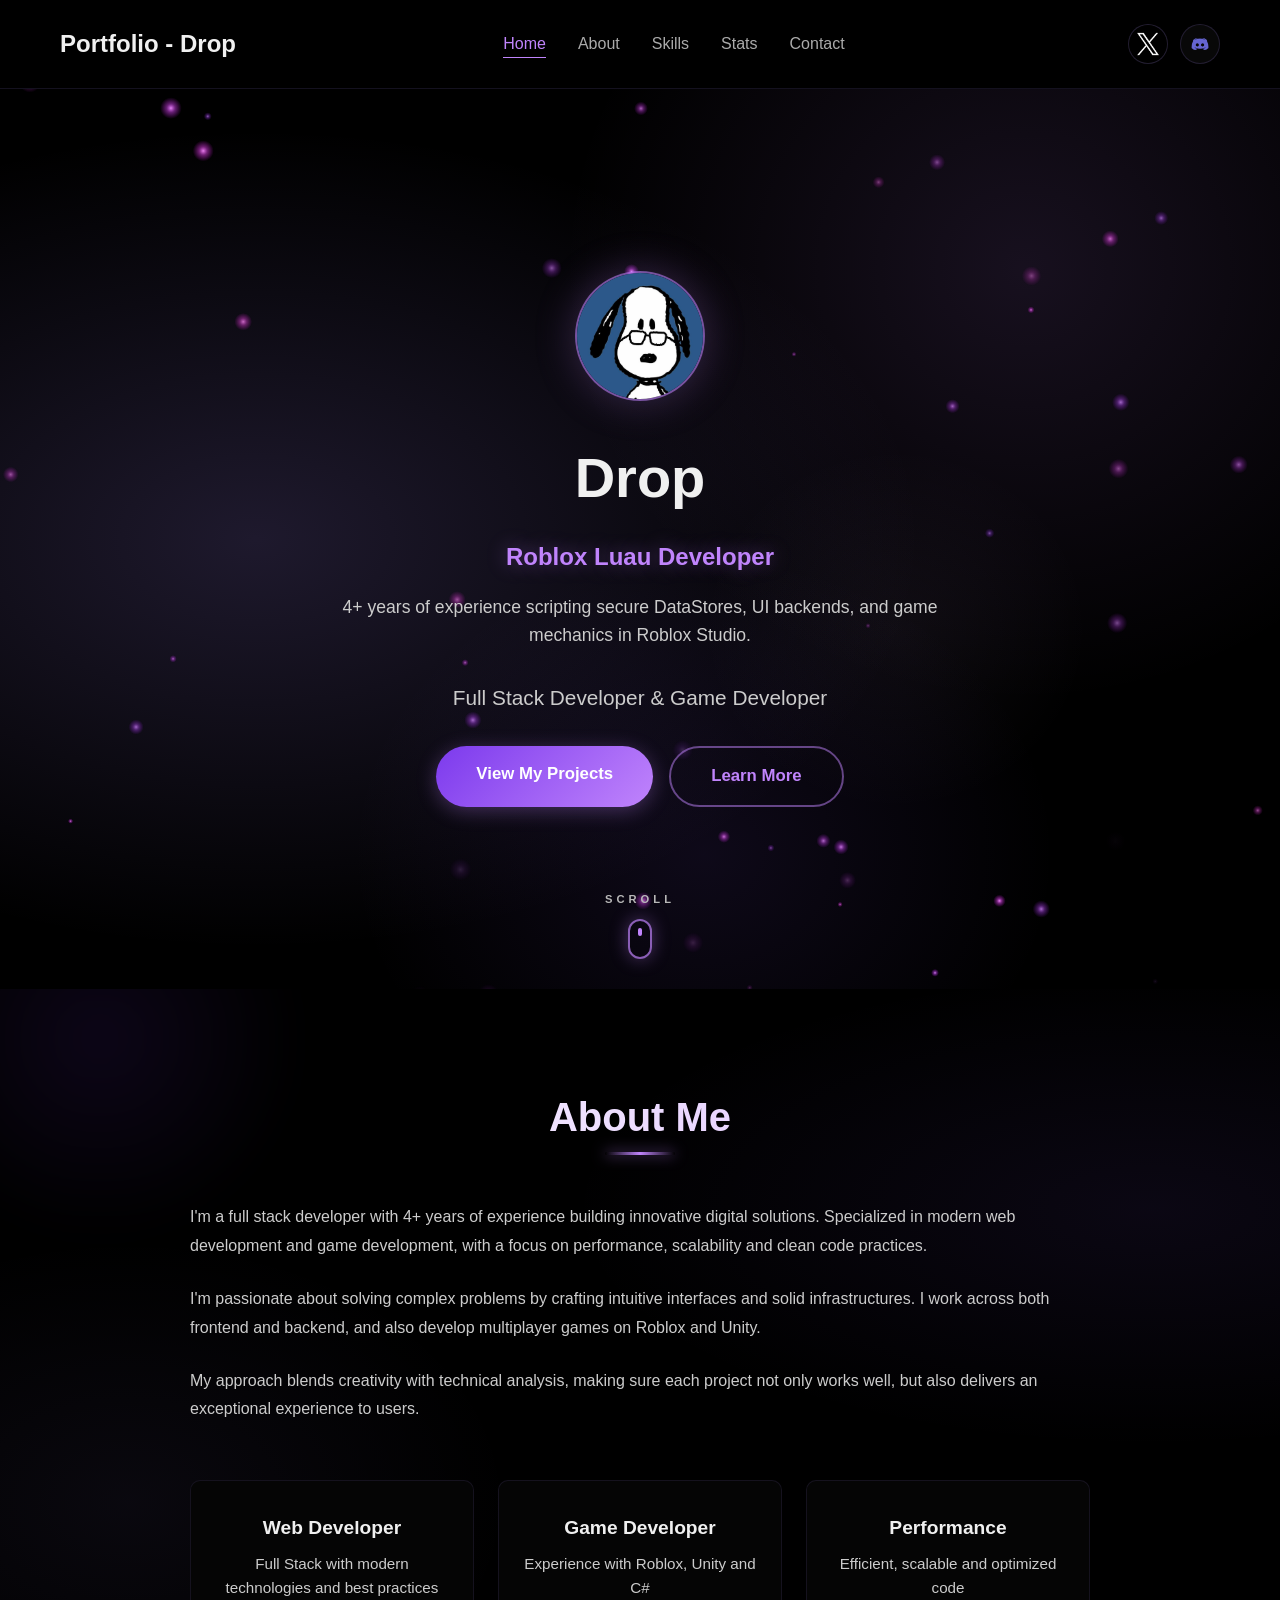
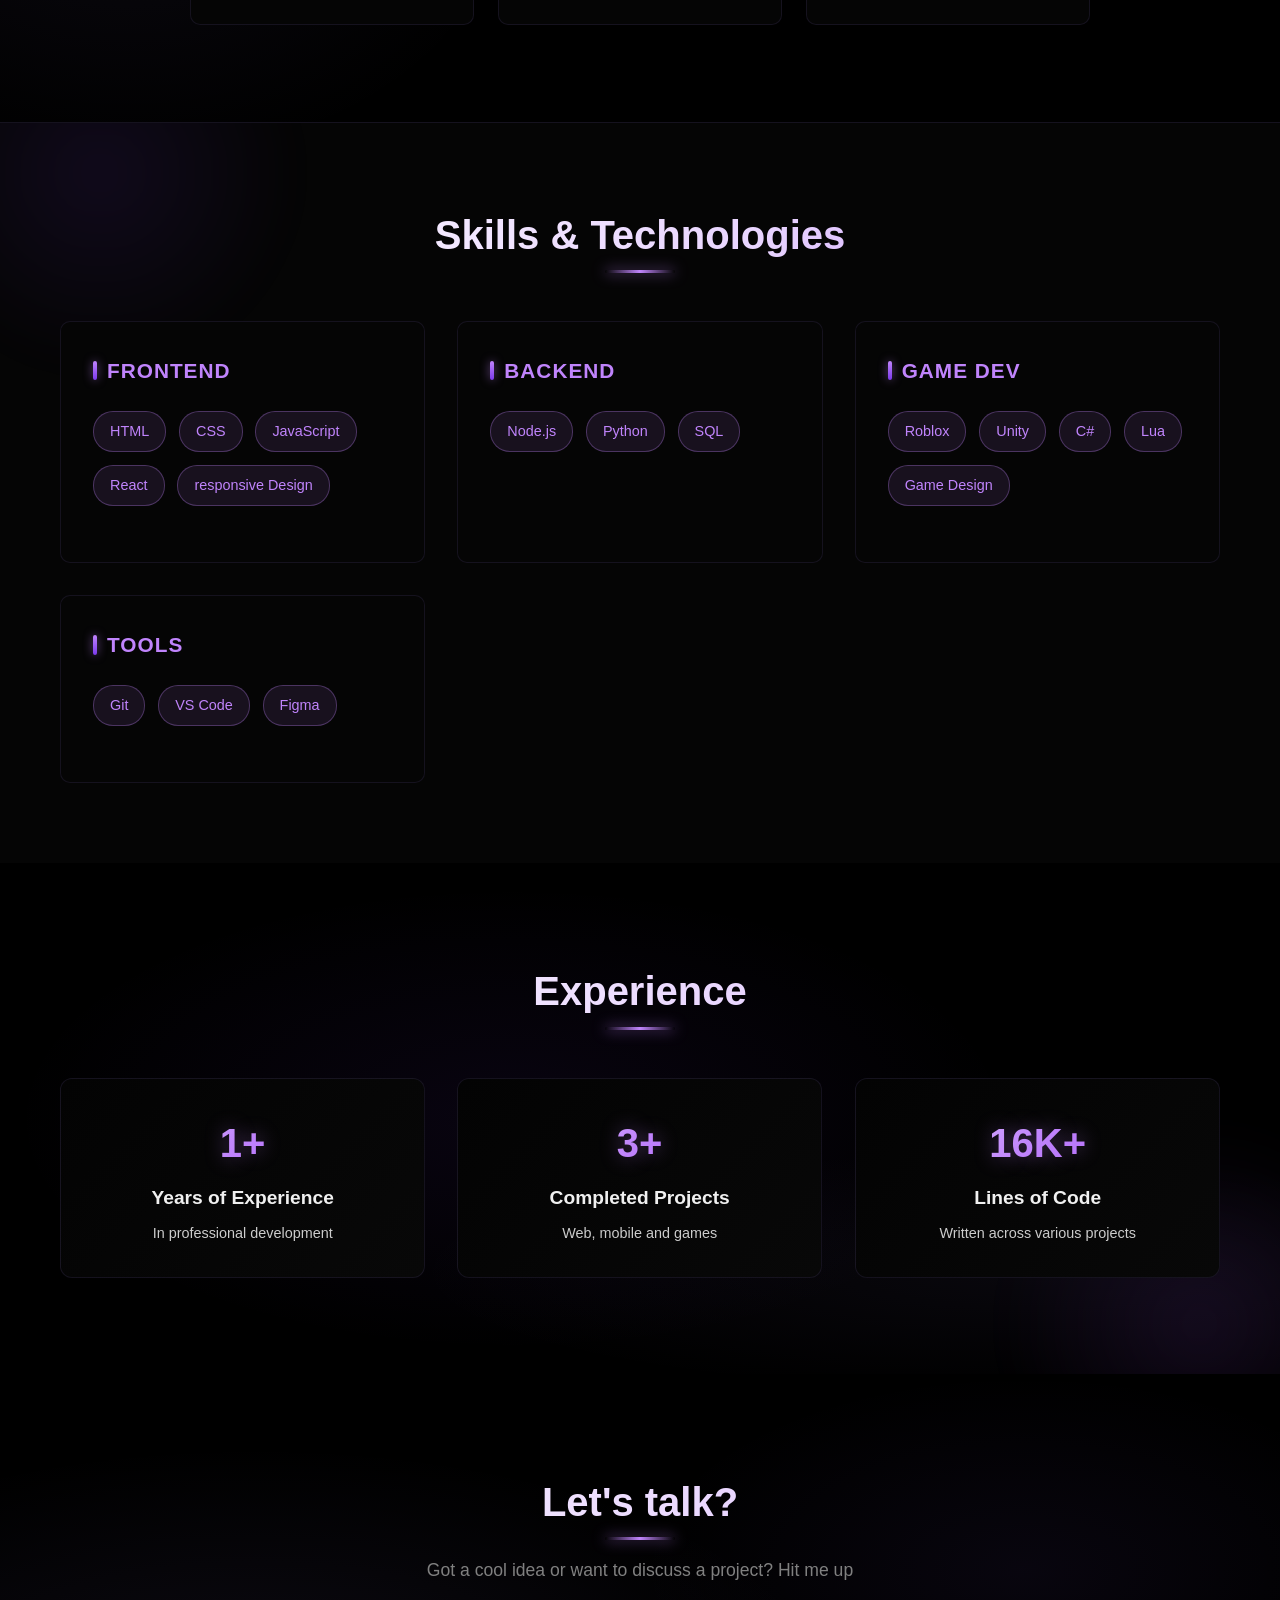
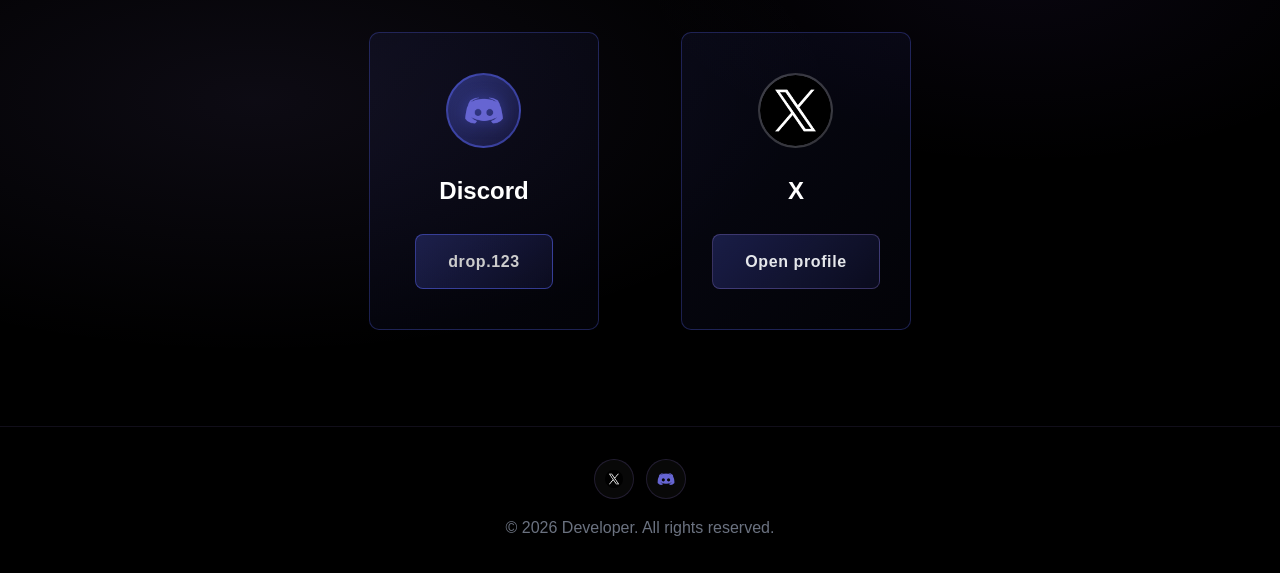
<file: index.html>
<!DOCTYPE html>
<html lang="en">
<head>
    <meta charset="UTF-8">
    <meta name="viewport" content="width=device-width, initial-scale=1.0">
    <title>Portfolio - Roblox Luau Developer</title>
    <link rel="icon" type="image/png" href="images/dropiconsite.png">
    <link rel="stylesheet" href="style.css">
</head>
<body class="dark-mode">
    <nav class="navbar">
        <div class="container">
            <div class="logo">Portfolio - Drop</div>
            <ul class="nav-links">
                <li><a href="#home">Home</a></li>
                <li><a href="#about">About</a></li>
                <li><a href="#skills">Skills</a></li>
                <li><a href="#stats">Stats</a></li>
                <li><a href="#contact">Contact</a></li>
            </ul>
            <div class="nav-social-links" aria-label="Social links">
                <a href="https://x.com/VictorH60146391/" target="_blank" rel="noopener noreferrer" class="nav-social-link" aria-label="X">
                    <span class="social-icon social-icon-x" aria-hidden="true">
                        <img src="images/twitter.png" alt="">
                    </span>
                </a>
                <a href="https://discord.com/users/451420917642297354" target="_blank" rel="noopener noreferrer" class="nav-social-link" aria-label="Discord">
                    <span class="social-icon social-icon-discord" aria-hidden="true">
                        <img src="images/discord.png" alt="">
                    </span>
                </a>
            </div>
        </div>
    </nav>

    <!-- HERO SECTION -->
    <header id="home" class="hero">
        <canvas class="sparks-canvas"></canvas>
        <div class="hero-glow"></div>
        <div class="hero-content">
            <div class="hero-avatar">
                <div class="avatar-circle">
                    <img src="images/z11.jpg" alt="Drop" class="avatar-image">
                </div>
            </div>
            <h1>Drop</h1>
            <p class="tagline">Roblox Luau Developer</p>
            <p class="description">4+ years of experience scripting secure DataStores, UI backends, and game mechanics in Roblox Studio.</p>
            <p class="subtitle">Full Stack Developer & Game Developer</p>
            
            <div class="hero-buttons">
                <a href="projetos.html" class="btn btn-primary btn-large">View My Projects</a>
                <a href="#about" class="btn btn-secondary btn-large">Learn More</a>
            </div>
        </div>
        <a href="#about" class="scroll-indicator" aria-label="Scroll down">
            <span class="scroll-text">SCROLL</span>
            <span class="scroll-mouse"><span class="scroll-wheel"></span></span>
        </a>
        <div class="hero-background"></div>
    </header>

    <!-- ABOUT SECTION -->
    <section id="about" class="about-section">
        <div class="container">
            <h2>About Me</h2>
            <div class="about-content">
                <div class="about-text">
                    <p>I'm a full stack developer with 4+ years of experience building innovative digital solutions. Specialized in modern web development and game development, with a focus on performance, scalability and clean code practices.</p>
                    <p>I'm passionate about solving complex problems by crafting intuitive interfaces and solid infrastructures. I work across both frontend and backend, and also develop multiplayer games on Roblox and Unity.</p>
                    <p>My approach blends creativity with technical analysis, making sure each project not only works well, but also delivers an exceptional experience to users.</p>
                </div>
                
                <div class="about-visual">
                    <div class="about-card">
                        <div class="card-icon"></div>
                        <h3>Web Developer</h3>
                        <p>Full Stack with modern technologies and best practices</p>
                    </div>
                    <div class="about-card">
                        <div class="card-icon"></div>
                        <h3>Game Developer</h3>
                        <p>Experience with Roblox, Unity and C#</p>
                    </div>
                    <div class="about-card">
                        <div class="card-icon"></div>
                        <h3>Performance</h3>
                        <p>Efficient, scalable and optimized code</p>
                    </div>
                </div>
            </div>
        </div>
    </section>

    <!-- SKILLS SECTION -->
    <section id="skills" class="skills-section">
        <div class="container">
            <h2>Skills & Technologies</h2>
            <div class="skills-grid">
                <div class="skill-category">
                    <h3>Frontend</h3>
                    <div class="skills-list">
                        <span class="skill-tag">HTML</span>
                        <span class="skill-tag">CSS</span>
                        <span class="skill-tag">JavaScript</span>
                        <span class="skill-tag">React</span>
                        <span class="skill-tag">responsive Design</span>
                    </div>
                </div>
                <div class="skill-category">
                    <h3>Backend</h3>
                    <div class="skills-list">
                        <span class="skill-tag">Node.js</span>
                        <span class="skill-tag">Python</span>
                        <span class="skill-tag">SQL</span>
                    </div>
                </div>
                <div class="skill-category">
                    <h3>Game Dev</h3>
                    <div class="skills-list">
                        <span class="skill-tag">Roblox</span>
                        <span class="skill-tag">Unity</span>
                        <span class="skill-tag">C#</span>
                        <span class="skill-tag">Lua</span>
                        <span class="skill-tag">Game Design</span>
                    </div>
                </div>
                <div class="skill-category">
                    <h3>Tools</h3>
                    <div class="skills-list">
                        <span class="skill-tag">Git</span>
                        <span class="skill-tag">VS Code</span>
                        <span class="skill-tag">Figma</span>
                    </div>
                </div>
            </div>
        </div>
    </section>

    <!-- STATS SECTION -->
    <section id="stats" class="stats-section">
        <div class="container">
            <h2>Experience</h2>
            <div class="stats-grid">
                <div class="stat-card">
                    <div class="stat-number">4+</div>
                    <p class="stat-label">Years of Experience</p>
                    <p class="stat-description">In professional development</p>
                </div>
                <div class="stat-card">
                    <div class="stat-number">10+</div>
                    <p class="stat-label">Completed Projects</p>
                    <p class="stat-description">Web, mobile and games</p>
                </div>
                <div class="stat-card">
                    <div class="stat-number">50K+</div>
                    <p class="stat-label">Lines of Code</p>
                    <p class="stat-description">Written across various projects</p>
                </div>
            </div>
        </div>
    </section>

    <!-- CONTACT SECTION -->
    <section id="contact" class="contact-section">
        <div class="container">
            <h2>Let's talk?</h2>
            <p class="section-subtitle">Got a cool idea or want to discuss a project? Hit me up</p>
            
            <div class="contact-content">
                <div class="contact-info">
                    <div class="contact-method discord-card social-card">
                        <div class="discord-icon">
                            <img src="images/discord.png" alt="Discord">
                        </div>
                        <h3>Discord</h3>
                        <a href="https://discord.com/users/451420917642297354" target="_blank" class="discord-link">drop.123</a>
                    </div>
                    <div class="contact-method discord-card social-card x-card">
                        <div class="discord-icon x-icon">
                            <img src="images/twitter.png" alt="X">
                        </div>
                        <h3>X</h3>
                        <a href="https://x.com/VictorH60146391/" target="_blank" rel="noopener noreferrer" class="discord-link">Open profile</a>
                    </div>
                </div>
            </div>
        </div>
    </section>

    <!-- FOOTER -->
    <footer>
        <div class="footer-social-links" aria-label="Social links">
            <a href="https://x.com/VictorH60146391/" target="_blank" rel="noopener noreferrer" class="footer-social-link" aria-label="X">
                <span class="social-icon social-icon-x" aria-hidden="true">
                    <img src="images/twitter.png" alt="">
                </span>
            </a>
            <a href="https://discord.com/users/451420917642297354" target="_blank" rel="noopener noreferrer" class="footer-social-link" aria-label="Discord">
                <span class="social-icon social-icon-discord" aria-hidden="true">
                    <img src="images/discord.png" alt="">
                </span>
            </a>
        </div>
        <p>&copy; 2026 Developer. All rights reserved.</p>
    </footer>

    <script src="script.js"></script>
</body>
</html>
</file>
<file: style.css>
* {
    margin: 0;
    padding: 0;
    box-sizing: border-box;
}

body {
    font-family: 'Segoe UI', Tahoma, Geneva, Verdana, sans-serif;
    background: #000000;
    color: #f0f0f0;
    line-height: 1.6;
    background-image:
        radial-gradient(ellipse 80% 60% at 15% 30%, rgba(167, 139, 250, 0.07) 0%, transparent 65%),
        radial-gradient(ellipse 60% 80% at 85% 70%, rgba(192, 132, 252, 0.05) 0%, transparent 65%),
        radial-gradient(ellipse 50% 40% at 50% 90%, rgba(139, 92, 246, 0.04) 0%, transparent 60%);
}

.container {
    max-width: 1200px;
    margin: 0 auto;
    padding: 0 20px;
}

/* NAVBAR */
.navbar {
    background: rgba(0, 0, 0, 0.85);
    backdrop-filter: blur(20px);
    -webkit-backdrop-filter: blur(20px);
    padding: 1.5rem 0;
    position: sticky;
    top: 0;
    z-index: 100;
    border-bottom: 1px solid rgba(167, 139, 250, 0.12);
}

.navbar .container {
    display: flex;
    justify-content: space-between;
    align-items: center;
    gap: 1rem;
}

.logo {
    font-size: 1.5rem;
    font-weight: bold;
    color: #f0f0f0;
}

.nav-links {
    list-style: none;
    display: flex;
    gap: 2rem;
}

.nav-links a {
    color: #aaaaaa;
    text-decoration: none;
    transition: color 0.3s ease;
    font-weight: 500;
}

.nav-links a:hover {
    color: #c084fc;
}

.nav-social-links {
    display: flex;
    align-items: center;
    gap: 0.75rem;
    margin-left: 1rem;
}

.nav-social-link,
.footer-social-link {
    width: 40px;
    height: 40px;
    border-radius: 50%;
    display: inline-flex;
    align-items: center;
    justify-content: center;
    text-decoration: none;
    color: #f0f0f0;
    border: 1px solid rgba(167, 139, 250, 0.16);
    background: rgba(255, 255, 255, 0.03);
    transition: transform 0.3s ease, border-color 0.3s ease, background 0.3s ease, color 0.3s ease;
}

.nav-social-link .social-icon-x {
    width: 100%;
    height: 100%;
    border-radius: 50%;
    overflow: hidden;
}

.nav-social-link .social-icon-x img {
    width: 100%;
    height: 100%;
    object-fit: cover;
    border-radius: 50%;
}

.nav-social-link:hover,
.footer-social-link:hover {
    transform: translateY(-2px);
    border-color: rgba(192, 132, 252, 0.55);
    background: rgba(192, 132, 252, 0.12);
    color: #c084fc;
}

.social-icon {
    display: inline-flex;
    align-items: center;
    justify-content: center;
}

.social-icon svg,
.social-icon img {
    width: 100%;
    height: 100%;
    display: block;
}

.social-icon-x {
    width: 18px;
    height: 18px;
}

.social-icon-discord {
    width: 18px;
    height: 18px;
}

.social-icon-large {
    width: 82px;
    height: 82px;
    margin: 0 auto 1.5rem;
    border-radius: 50%;
    border: 2px solid rgba(167, 139, 250, 0.28);
    background: linear-gradient(135deg, rgba(124, 58, 237, 0.14), rgba(192, 132, 252, 0.08));
    color: #f0f0f0;
    box-shadow: 0 0 20px rgba(192, 132, 252, 0.12);
}

.social-card {
    min-height: 245px;
    width: 80%;
    box-sizing: border-box;
}

.x-card {
    background: linear-gradient(135deg, rgba(255, 255, 255, 0.05) 0%, rgba(14, 14, 14, 0.95) 100%);
    border: 1.5px solid rgba(167, 139, 250, 0.16);
    max-width: 400px;
    margin: 0 auto;
    padding: 2.5rem 1.5rem;
    text-align: center;
}

.x-card .x-icon {
    background: linear-gradient(135deg, rgba(255, 255, 255, 0.08), rgba(255, 255, 255, 0.03));
    border-color: rgba(255, 255, 255, 0.16);
    overflow: hidden;
}

.x-card .x-icon img {
    width: 100%;
    height: 100%;
    object-fit: cover;
    object-position: center;
    border-radius: 50%;
    filter: drop-shadow(0 0 8px rgba(255, 255, 255, 0.35));
}

.x-card .discord-link {
    color: #e5e7eb;
    border-color: rgba(167, 139, 250, 0.28);
}

.x-card .discord-link:hover {
    color: #ffffff;
    background: rgba(192, 132, 252, 0.14);
    border-color: rgba(192, 132, 252, 0.45);
    box-shadow: 0 0 22px rgba(192, 132, 252, 0.12);
}

/* HERO SECTION */
.hero {
    min-height: 100vh;
    display: flex;
    align-items: center;
    justify-content: center;
    position: relative;
    overflow: hidden;
    padding: 2rem;
}

.hero-projects {
    min-height: 78vh;
    display: flex;
    align-items: center;
    justify-content: center;
    position: relative;
    overflow: hidden;
    padding: 5rem 2rem 7rem;
}

.hero-projects .hero-content h1 {
    font-size: 3.5rem;
    margin-bottom: 1.2rem;
    color: #f0f0f0;
}

.hero-projects .hero-content p {
    margin-bottom: 2rem;
    font-size: 1.2rem;
    color: #cfcfcf;
}

.hero-projects .btn {
    margin-top: 0.5rem;
}

.hero-background {
    position: absolute;
    top: 0;
    left: 0;
    right: 0;
    bottom: 0;
    background:
        radial-gradient(ellipse 80% 70% at 20% 50%, rgba(167, 139, 250, 0.18) 0%, transparent 65%),
        radial-gradient(ellipse 60% 80% at 80% 20%, rgba(192, 132, 252, 0.12) 0%, transparent 60%),
        radial-gradient(ellipse 50% 60% at 55% 85%, rgba(139, 92, 246, 0.1) 0%, transparent 55%),
        radial-gradient(ellipse 30% 40% at 70% 60%, rgba(216, 180, 254, 0.06) 0%, transparent 50%),
        #000000;
    z-index: -1;
}

.hero-glow {
    position: absolute;
    top: 0;
    left: 0;
    width: 500px;
    height: 500px;
    border-radius: 50%;
    background: radial-gradient(circle, rgba(168, 85, 247, 0.35) 0%, rgba(124, 58, 237, 0.15) 35%, transparent 70%);
    filter: blur(40px);
    pointer-events: none;
    transform: translate(-50%, -50%);
    z-index: 0;
    opacity: 0;
    transition: opacity 0.4s ease;
    will-change: transform;
}

.hero:hover .hero-glow,
.hero-projects:hover .hero-glow {
    opacity: 1;
}

/* CANVAS DE FAÍSCAS / BRASAS */
.sparks-canvas {
    position: absolute;
    top: 0;
    left: 0;
    width: 100%;
    height: 100%;
    pointer-events: none;
    z-index: 0;
}

/* INDICADOR DE SCROLL (estilo mouse) */
.scroll-indicator {
    position: absolute;
    bottom: 30px;
    left: 50%;
    transform: translateX(-50%);
    display: flex;
    flex-direction: column;
    align-items: center;
    gap: 10px;
    text-decoration: none;
    z-index: 3;
    animation: floatScroll 2.5s ease-in-out infinite;
    transition: opacity 0.3s ease;
}

.scroll-indicator:hover {
    opacity: 0.7;
}

.scroll-text {
    font-size: 0.7rem;
    letter-spacing: 4px;
    color: #b8b8b8;
    font-weight: 600;
}

.scroll-mouse {
    width: 24px;
    height: 40px;
    border: 2px solid rgba(192, 132, 252, 0.7);
    border-radius: 14px;
    display: flex;
    justify-content: center;
    padding-top: 7px;
    box-shadow: 0 0 18px rgba(192, 132, 252, 0.35);
}

.scroll-wheel {
    width: 4px;
    height: 8px;
    background: #c084fc;
    border-radius: 2px;
    animation: scrollWheel 1.6s ease-in-out infinite;
}

@keyframes scrollWheel {
    0% { opacity: 0; transform: translateY(0); }
    30% { opacity: 1; }
    100% { opacity: 0; transform: translateY(12px); }
}

@keyframes floatScroll {
    0%, 100% { transform: translateX(-50%) translateY(0); }
    50% { transform: translateX(-50%) translateY(6px); }
}

.hero-content {
    text-align: center;
    z-index: 1;
    max-width: 600px;
}

.hero-content h1 {
    font-size: 3.5rem;
    margin-bottom: 1rem;
    color: #f0f0f0;
    animation: slideInDown 0.8s ease;
}

.hero-content p {
    font-size: 1.3rem;
    margin-bottom: 0.5rem;
    color: #cccccc;
    animation: slideInUp 0.8s ease 0.2s backwards;
}

.subtitle {
    font-size: 1rem;
    color: #808080;
    margin-bottom: 2rem !important;
    animation: slideInUp 0.8s ease 0.4s backwards;
}

@keyframes slideInDown {
    from {
        opacity: 0;
        transform: translateY(-30px);
    }
    to {
        opacity: 1;
        transform: translateY(0);
    }
}

@keyframes slideInUp {
    from {
        opacity: 0;
        transform: translateY(30px);
    }
    to {
        opacity: 1;
        transform: translateY(0);
    }
}

/* BUTTONS */
.btn {
    display: inline-block;
    padding: 12px 30px;
    border-radius: 50px;
    text-decoration: none;
    font-weight: bold;
    transition: all 0.3s ease;
    cursor: pointer;
    border: none;
}

.btn-primary {
    background: linear-gradient(135deg, #7c3aed, #c084fc);
    color: #fff;
    border: none;
    box-shadow: 0 4px 20px rgba(192, 132, 252, 0.3);
}

.btn-primary:hover {
    background: linear-gradient(135deg, #6d28d9, #a855f7);
    transform: translateY(-3px);
    box-shadow: 0 6px 25px rgba(192, 132, 252, 0.45);
}

.btn-secondary {
    background: transparent;
    color: #999;
    border: 1px solid #555;
    font-size: 0.9rem;
    padding: 8px 20px;
}

.btn-secondary:hover {
    background: #222;
    color: #fff;
}

/* PROJECTS SECTION */
.projects-section {
    padding: 6rem 2rem;
    background:
        radial-gradient(ellipse 70% 50% at 70% 20%, rgba(124, 58, 237, 0.07) 0%, transparent 60%),
        radial-gradient(ellipse 50% 60% at 20% 80%, rgba(167, 139, 250, 0.05) 0%, transparent 60%),
        #000000;
}

.projects-section h2 {
    font-size: 2.5rem;
    text-align: center;
    margin-bottom: 0.5rem;
    color: #f0f0f0;
}

.section-subtitle {
    text-align: center;
    color: #888;
    margin-bottom: 3rem;
    font-size: 1.1rem;
}

.projects-grid {
    display: grid;
    grid-template-columns: repeat(auto-fit, minmax(300px, 1fr));
    gap: 2rem;
}

.projects-grid {
    perspective: 1000px;
}

.project-card {
    background: #050505;
    border: 1px solid rgba(167, 139, 250, 0.1);
    border-radius: 10px;
    overflow: hidden;
    transition: transform 0.3s ease, box-shadow 0.3s ease, border-color 0.3s ease;
    display: flex;
    flex-direction: column;
    position: relative;
    transform-style: preserve-3d;
    will-change: transform;
}

/* enquanto o mouse mexe, o JS controla o transform via .is-tilting (sem transição) */
.project-card.is-tilting {
    transition: box-shadow 0.3s ease, border-color 0.3s ease;
}

.project-card:hover {
    box-shadow: 0 18px 50px rgba(192, 132, 252, 0.28);
    border-color: rgba(192, 132, 252, 0.45);
}

/* GLARE / BRILHO QUE SEGUE O MOUSE NOS CARDS */
.tilt-card {
    transform-style: preserve-3d;
    will-change: transform;
}

.tilt-card::after {
    content: '';
    position: absolute;
    inset: 0;
    border-radius: inherit;
    background: radial-gradient(
        circle at var(--mx, 50%) var(--my, 50%),
        rgba(216, 180, 254, 0.25) 0%,
        rgba(168, 85, 247, 0.08) 30%,
        transparent 60%
    );
    opacity: 0;
    transition: opacity 0.35s ease;
    pointer-events: none;
    z-index: 10;
}

.tilt-card:hover::after {
    opacity: 1;
}

.project-header {
    width: 100%;
    height: 180px;
    background: none;
    position: relative;
    overflow: hidden;
}

.project-header::before {
    content: '';
    position: absolute;
    top: 0;
    left: 0;
    right: 0;
    bottom: 0;
    background: rgba(0, 0, 0, 0.3);
    transition: opacity 0.3s ease;
    z-index: 2;
    opacity: 0;
    pointer-events: none;
}

.project-card:hover .project-header::before {
    opacity: 1;
}

.project-card h3 {
    font-size: 1.2rem;
    margin-bottom: 0.8rem;
    color: #f0f0f0;
    padding: 1.5rem 1.5rem 0;
    position: relative;
    z-index: 5;
}

.project-card p {
    color: #cccccc;
    margin-bottom: 1rem;
    line-height: 1.5;
    padding: 0 1.5rem;
    font-size: 0.9rem;
}

.project-tags {
    display: flex;
    flex-wrap: wrap;
    gap: 0.5rem;
    margin-bottom: 1.5rem;
    padding: 0 1.5rem;
}

.tag {
    display: inline-block;
    background: rgba(124, 58, 237, 0.1);
    color: #c084fc;
    padding: 0.35rem 0.8rem;
    border-radius: 20px;
    font-size: 0.75rem;
    border: 1px solid rgba(192, 132, 252, 0.2);
    font-weight: 500;
}

/* SKILLS SECTION */
.skills-section {
    padding: 6rem 2rem;
    background:
        radial-gradient(ellipse 60% 50% at 50% 50%, rgba(139, 92, 246, 0.06) 0%, transparent 65%),
        #000000;
}

.skills-section h2 {
    font-size: 2.5rem;
    text-align: center;
    margin-bottom: 3rem;
    color: #f0f0f0;
}

.skills-grid {
    display: grid;
    grid-template-columns: repeat(auto-fit, minmax(250px, 1fr));
    gap: 2rem;
}

.skill-item {
    background: #050505;
    border: 1px solid rgba(167, 139, 250, 0.1);
    border-radius: 10px;
    padding: 1.5rem;
    text-align: center;
    transition: all 0.3s ease;
}

.skill-item:hover {
    border-color: rgba(192, 132, 252, 0.35);
    transform: translateY(-3px);
    box-shadow: 0 8px 25px rgba(192, 132, 252, 0.12);
}

.skill-item h3 {
    color: #f0f0f0;
    margin-bottom: 0.5rem;
    font-size: 1.1rem;
}

.skill-item p {
    color: #cccccc;
    font-size: 0.95rem;
}

/* CONTACT SECTION */
.contact-section {
    padding: 6rem 2rem;
    background:
        radial-gradient(ellipse 70% 60% at 20% 50%, rgba(167, 139, 250, 0.08) 0%, transparent 65%),
        radial-gradient(ellipse 50% 50% at 80% 30%, rgba(139, 92, 246, 0.06) 0%, transparent 60%),
        #000000;
    text-align: center;
}

.contact-section h2 {
    font-size: 2.5rem;
    margin-bottom: 1rem;
    color: #f0f0f0;
}

.contact-section > p {
    color: #b0b0b0;
    margin-bottom: 2rem;
}

.contact-methods {
    display: grid;
    grid-template-columns: repeat(auto-fit, minmax(200px, 1fr));
    gap: 2rem;
    margin-bottom: 2rem;
}

.contact-item h3 {
    color: #fff;
    margin-bottom: 0.5rem;
}

.contact-item a {
    color: #999;
    text-decoration: none;
    transition: color 0.3s ease;
}

.contact-item a:hover {
    color: #fff;
}

/* FOOTER */
footer {
    background: #000000;
    padding: 2rem;
    text-align: center;
    color: #6b7280;
    border-top: 1px solid rgba(167, 139, 250, 0.1);
}

.footer-social-links {
    display: flex;
    justify-content: center;
    align-items: center;
    gap: 0.75rem;
    margin-bottom: 1rem;
}

.video-thumbnail {
    position: absolute;
    width: 100%;
    height: 100%;
    object-fit: cover;
    z-index: 0;
    top: 0;
    left: 0;
    transition: opacity 0.6s ease;
}

.play-btn {
    position: absolute;
    top: 50%;
    left: 50%;
    transform: translate(-50%, -50%);
    width: 80px;
    height: 80px;
    background: rgba(255, 255, 255, 0.2);
    border: 3px solid #fff;
    border-radius: 50%;
    display: flex;
    align-items: center;
    justify-content: center;
    cursor: pointer;
    z-index: 3;
    opacity: 0;
    transition: all 0.3s ease;
    backdrop-filter: blur(5px);
}

.project-card:hover .play-btn {
    opacity: 1;
    transform: translate(-50%, -50%) scale(1);
}

.play-btn:hover {
    background: rgba(255, 255, 255, 0.3);
    transform: translate(-50%, -50%) scale(1.1);
}

.play-btn svg {
    filter: drop-shadow(0 2px 4px rgba(0, 0, 0, 0.3));
}

.video-modal {
    display: none;
    position: fixed;
    top: 0;
    left: 0;
    width: 100%;
    height: 100%;
    background: rgba(0, 0, 0, 0.95);
    z-index: 1000;
    justify-content: center;
    align-items: center;
    animation: fadeIn 0.3s ease;
}

.video-modal.active {
    display: flex;
}

@keyframes fadeIn {
    from {
        opacity: 0;
    }
    to {
        opacity: 1;
    }
}

.modal-content {
    position: relative;
    width: 90%;
    max-width: 900px;
    display: flex;
    flex-direction: column;
}

.modal-close {
    position: absolute;
    top: -40px;
    right: 0;
    background: none;
    border: none;
    color: #f0f0f0;
    font-size: 2rem;
    cursor: pointer;
    transition: color 0.3s ease;
    z-index: 1001;
}

.modal-close:hover {
    color: #999;
}

.modal-header {
    display: flex;
    justify-content: space-between;
    align-items: center;
    margin-bottom: 1.5rem;
    flex-wrap: wrap;
    gap: 1rem;
}

#video-title {
    color: #f0f0f0;
    font-size: 1.8rem;
    margin: 0;
    flex: 1;
    text-align: center;
    font-weight: 600;
    text-shadow: 0 2px 8px rgba(0, 0, 0, 0.5);
}

.video-container {
    position: relative;
    width: 100%;
    aspect-ratio: 16 / 9;
    display: flex;
    align-items: center;
    justify-content: center;
    margin-bottom: 1rem;
}

.video-container iframe {
    width: 100%;
    height: 100%;
    border-radius: 8px;
}

.nav-arrow {
    position: absolute;
    top: 50%;
    transform: translateY(-50%);
    width: 50px;
    height: 50px;
    background: rgba(124, 58, 237, 0.15);
    border: 1.5px solid rgba(192, 132, 252, 0.4);
    color: #e9d5ff;
    font-size: 2rem;
    cursor: pointer;
    border-radius: 50%;
    display: flex;
    align-items: center;
    justify-content: center;
    transition: all 0.3s ease;
    z-index: 10;
    backdrop-filter: blur(8px);
}

.nav-arrow:hover {
    background: rgba(124, 58, 237, 0.3);
    border-color: #c084fc;
    box-shadow: 0 0 20px rgba(192, 132, 252, 0.3);
    transform: translateY(-50%) scale(1.1);
}

.nav-arrow:active {
    transform: translateY(-50%) scale(0.95);
}

.prev-arrow {
    left: 15px;
}

.next-arrow {
    right: 15px;
}

.video-counter {
    text-align: center;
    color: #cccccc;
    font-size: 0.9rem;
    font-weight: 500;
    letter-spacing: 0.5px;
}

#video-count {
    display: inline-block;
    padding: 0.5rem 1rem;
    background: rgba(124, 58, 237, 0.1);
    border: 1px solid rgba(192, 132, 252, 0.25);
    border-radius: 20px;
    transition: all 0.3s ease;
    color: #c084fc;
}

/* HERO BUTTONS */
.hero-buttons {
    display: flex;
    gap: 1rem;
    justify-content: center;
    flex-wrap: wrap;
    margin-top: 2rem;
}

.btn-large {
    padding: 15px 40px;
    font-size: 1.05rem;
    transition: all 0.3s ease;
}

.btn-secondary {
    background: transparent;
    color: #c084fc;
    border: 2px solid rgba(192, 132, 252, 0.5);
}

.btn-secondary:hover {
    background: rgba(192, 132, 252, 0.1);
    color: #e9d5ff;
    border-color: #c084fc;
    transform: translateY(-3px);
}

.hero-avatar {
    margin-bottom: 2rem;
    animation: float 3s ease-in-out infinite;
}

.avatar-circle {
    width: 130px;
    height: 130px;
    margin: 0 auto;
    border: 2px solid rgba(192, 132, 252, 0.6);
    border-radius: 50%;
    display: flex;
    align-items: center;
    justify-content: center;
    background: radial-gradient(circle, rgba(124, 58, 237, 0.15), rgba(0,0,0,0));
    box-shadow: 0 0 40px rgba(192, 132, 252, 0.25), inset 0 0 20px rgba(167, 139, 250, 0.05);
    animation: avatarPulse 3s ease-in-out infinite;
    transition: transform 0.4s ease, box-shadow 0.4s ease;
}

.avatar-circle:hover {
    transform: scale(1.06);
    box-shadow: 0 0 70px rgba(192, 132, 252, 0.5), inset 0 0 25px rgba(167, 139, 250, 0.12);
}

@keyframes avatarPulse {
    0%, 100% {
        box-shadow: 0 0 40px rgba(192, 132, 252, 0.25), inset 0 0 20px rgba(167, 139, 250, 0.05);
    }
    50% {
        box-shadow: 0 0 60px rgba(192, 132, 252, 0.45), inset 0 0 25px rgba(167, 139, 250, 0.1);
    }
}

.avatar-circle svg {
    width: 80px;
    height: 80px;
}

.avatar-image {
    width: 100%;
    height: 100%;
    object-fit: cover;
    border-radius: 50%;
}

@keyframes float {
    0%, 100% {
        transform: translateY(0px);
    }
    50% {
        transform: translateY(-20px);
    }
}

.hero-content .tagline {
    font-size: 1.5rem;
    color: #c084fc;
    font-weight: 600;
    margin-bottom: 1rem;
    text-shadow: 0 0 20px rgba(192, 132, 252, 0.4);
}

.hero-content .description {
    font-size: 1.1rem;
    color: #cccccc;
    max-width: 600px;
    margin: 0 auto 2rem;
}

/* ABOUT SECTION */
.about-section {
    padding: 6rem 2rem;
    background:
        radial-gradient(ellipse 70% 50% at 90% 30%, rgba(139, 92, 246, 0.08) 0%, transparent 65%),
        radial-gradient(ellipse 50% 60% at 10% 70%, rgba(167, 139, 250, 0.06) 0%, transparent 60%),
        #000000;
}

.about-section h2 {
    font-size: 2.5rem;
    text-align: center;
    margin-bottom: 3rem;
    color: #f0f0f0;
}

.about-section .container {
    max-width: 1000px;
}

.about-content {
    display: grid;
    grid-template-columns: 1fr;
    gap: 2rem;
    align-items: start;
    max-width: 900px;
    margin: 0 auto;
}

.about-text p {
    color: #cccccc;
    margin-bottom: 1.5rem;
    line-height: 1.8;
    font-size: 1rem;
}

.about-text h3 {
    color: #c084fc;
    margin-top: 1.5rem;
    margin-bottom: 1rem;
    font-size: 1.1rem;
}

.skills-list {
    list-style: none;
    margin: 1.5rem 0;
}

.skills-list li {
    color: #c0b8d4;
    margin-bottom: 1rem;
    padding-left: 1.5rem;
    position: relative;
    line-height: 1.6;
}

.skills-list li:before {
    content: "▸";
    position: absolute;
    left: 0;
    color: #c084fc;
    font-weight: bold;
}

.about-visual {
    display: grid;
    grid-template-columns: repeat(auto-fit, minmax(250px, 1fr));
    gap: 1.5rem;
}

.about-visual {
    perspective: 1000px;
}

.about-card {
    background: #050505;
    border: 1px solid rgba(167, 139, 250, 0.1);
    border-radius: 10px;
    padding: 1.5rem;
    text-align: center;
    transition: transform 0.3s ease, box-shadow 0.3s ease, border-color 0.3s ease;
    cursor: pointer;
    position: relative;
    overflow: hidden;
}

.about-card.is-tilting {
    transition: box-shadow 0.3s ease, border-color 0.3s ease;
}

.about-card:hover {
    border-color: rgba(192, 132, 252, 0.45);
    box-shadow: 0 12px 40px rgba(192, 132, 252, 0.22);
}

.card-icon {
    font-size: 2.5rem;
    margin-bottom: 0.5rem;
}

.about-card h3 {
    color: #f0f0f0;
    font-size: 1.2rem;
    margin-bottom: 0.5rem;
}

.about-card p {
    color: #cccccc;
    font-size: 0.95rem;
}

/* STATS SECTION */
.stats-section {
    padding: 6rem 2rem;
    background:
        radial-gradient(ellipse 60% 70% at 40% 50%, rgba(124, 58, 237, 0.07) 0%, transparent 65%),
        radial-gradient(ellipse 80% 40% at 80% 80%, rgba(167, 139, 250, 0.05) 0%, transparent 60%),
        #000000;
}

.stats-section h2 {
    font-size: 2.5rem;
    text-align: center;
    margin-bottom: 3rem;
    color: #f0f0f0;
}

.stats-grid {
    display: grid;
    grid-template-columns: repeat(auto-fit, minmax(280px, 1fr));
    gap: 2rem;
    max-width: 1200px;
    margin: 0 auto;
    perspective: 1000px;
}

.stat-card {
    background: linear-gradient(135deg, #030303, #080808);
    border: 1px solid rgba(167, 139, 250, 0.1);
    border-radius: 12px;
    padding: 2rem;
    text-align: center;
    transition: all 0.3s ease;
    position: relative;
    overflow: hidden;
}

.stat-card.is-tilting {
    transition: box-shadow 0.3s ease, border-color 0.3s ease;
}

.stat-card:hover {
    border-color: rgba(192, 132, 252, 0.45);
    box-shadow: 0 14px 50px rgba(192, 132, 252, 0.25);
}

.stat-card::before {
    content: '';
    position: absolute;
    top: 0;
    left: -100%;
    width: 100%;
    height: 100%;
    background: linear-gradient(90deg, transparent, rgba(192, 132, 252, 0.08), transparent);
    transition: left 0.5s ease;
}

.stat-card:hover::before {
    left: 100%;
}

.stat-number {
    font-size: 3.5rem;
    font-weight: bold;
    color: #c084fc;
    margin-bottom: 0.5rem;
    position: relative;
    z-index: 1;
    text-shadow: 0 0 20px rgba(192, 132, 252, 0.4);
}

.stat-label {
    color: #f0f0f0;
    font-size: 1.2rem;
    font-weight: 600;
    margin-bottom: 0.5rem;
    position: relative;
    z-index: 1;
}

.stat-description {
    color: #cccccc;
    font-size: 0.9rem;
    position: relative;
    z-index: 1;
}

/* CONTACT SECTION */
.contact-section {
    padding: 6rem 2rem;
    background:
        radial-gradient(ellipse 70% 60% at 20% 50%, rgba(167, 139, 250, 0.08) 0%, transparent 65%),
        radial-gradient(ellipse 50% 50% at 80% 30%, rgba(139, 92, 246, 0.06) 0%, transparent 60%),
        #000000;
}

.contact-section h2 {
    font-size: 2.5rem;
    text-align: center;
    margin-bottom: 1rem;
    color: #f0f0f0;
}

.section-subtitle {
    text-align: center;
    color: #808080;
    margin-bottom: 3rem;
    font-size: 1.1rem;
}

.contact-content {
    display: flex;
    justify-content: center;
    align-items: center;
    gap: 3rem;
    max-width: 1000px;
    margin: 0 auto;
    flex-wrap: wrap;
}

.contact-info {
    display: grid;
    grid-template-columns: repeat(auto-fit, minmax(250px, 1fr));
    gap: 1.5rem;
    width: 100%;
    max-width: 600px;
}

.contact-method {
    background: #050505;
    border: 1px solid rgba(167, 139, 250, 0.1);
    border-radius: 10px;
    padding: 1.5rem;
    transition: all 0.3s ease;
    cursor: pointer;
}

.contact-method:hover {
    border-color: rgba(192, 132, 252, 0.4);
    box-shadow: 0 8px 25px rgba(192, 132, 252, 0.12);
    transform: translateX(5px);
}

.contact-icon {
    font-size: 2rem;
    margin-bottom: 0.5rem;
}

.contact-method h3 {
    color: #f0f0f0;
    font-size: 1.1rem;
    margin-bottom: 0.5rem;
}

.contact-method p,
.contact-method a {
    color: #cccccc;
    text-decoration: none;
    transition: color 0.3s ease;
}

.contact-method a:hover {
    color: #c084fc;
}

/* DISCORD CARD */
.discord-card {
    background: linear-gradient(135deg, rgba(88, 101, 242, 0.08) 0%, rgba(54, 57, 147, 0.05) 100%);
    border: 1.5px solid rgba(88, 101, 242, 0.3);
    position: relative;
    overflow: hidden;
    max-width: 400px;
    margin: 0 auto;
    padding: 2.5rem 1.5rem;
    text-align: center;
}

.discord-card::before {
    content: '';
    position: absolute;
    top: 0;
    left: -100%;
    width: 100%;
    height: 100%;
    background: linear-gradient(90deg, transparent, rgba(88, 101, 242, 0.15), transparent);
    transition: left 0.6s ease;
}

.discord-card:hover::before {
    left: 100%;
}

.discord-card:hover {
    border-color: rgba(88, 101, 242, 0.6);
    box-shadow: 0 0 30px rgba(88, 101, 242, 0.25), inset 0 0 20px rgba(88, 101, 242, 0.05);
    transform: translateY(-8px);
}

.discord-icon {
    width: 75px;
    height: 75px;
    background: linear-gradient(135deg, rgba(88, 101, 242, 0.4), rgba(54, 57, 147, 0.3));
    border-radius: 50%;
    display: flex;
    align-items: center;
    justify-content: center;
    margin: 0 auto 1.5rem;
    color: #5865F2;
    border: 2.5px solid rgba(88, 101, 242, 0.5);
    position: relative;
    z-index: 1;
    transition: all 0.3s ease;
}

.discord-card:hover .discord-icon {
    transform: scale(1.15);
    background: linear-gradient(135deg, #5865F2, rgba(54, 57, 147, 0.5));
    color: #ffffff;
    box-shadow: 0 0 25px rgba(88, 101, 242, 0.5), inset 0 0 15px rgba(255, 255, 255, 0.2);
}

.discord-icon svg {
    filter: drop-shadow(0 0 8px rgba(88, 101, 242, 0.4));
}

.discord-icon img {
    width: 55%;
    height: 55%;
    object-fit: contain;
    filter: drop-shadow(0 0 8px rgba(88, 101, 242, 0.4));
}

.discord-card h3 {
    color: #ffffff;
    font-size: 1.5rem;
    margin-bottom: 1.5rem;
    position: relative;
    z-index: 1;
    font-weight: 600;
}

.discord-card p {
    display: none;
}

.discord-link {
    display: inline-block;
    padding: 0.85rem 2rem;
    background: linear-gradient(135deg, rgba(88, 101, 242, 0.25), rgba(54, 57, 147, 0.15));
    border: 1.5px solid rgba(88, 101, 242, 0.5);
    color: #7c8bff;
    border-radius: 8px;
    transition: all 0.3s ease;
    position: relative;
    z-index: 1;
    font-weight: 600;
    letter-spacing: 0.6px;
    font-size: 1rem;
    cursor: pointer;
    font-family: inherit;
}

.discord-link:hover {
    background: linear-gradient(135deg, #5865F2, rgba(54, 57, 147, 0.3));
    border-color: #5865F2;
    color: #ffffff;
    box-shadow: 0 0 25px rgba(88, 101, 242, 0.4);
    transform: translateY(-3px);
}

/* RESPONSIVE */
@media (max-width: 1024px) {
    .about-content {
        grid-template-columns: 1fr;
    }
    
    .container {
        padding: 0 20px;
    }
    
    .hero-content h1 {
        font-size: 3rem;
    }
}

@media (max-width: 768px) {
    .hero {
        padding: 2rem;
        min-height: auto;
    }
    
    .hero-content {
        max-width: 100%;
    }
    
    .hero-content h1 {
        font-size: 2.2rem;
        margin-bottom: 0.8rem;
    }
    
    .hero-content .tagline {
        font-size: 1rem;
        margin-bottom: 1rem;
    }
    
    .hero-content p {
        font-size: 0.9rem;
    }
    
    .hero-content .description {
        font-size: 0.95rem;
    }
    
    .hero-buttons {
        flex-direction: column;
        gap: 0.8rem;
        margin-top: 1.5rem;
    }
    
    .btn-large {
        width: 100%;
        padding: 12px 30px;
        font-size: 0.95rem;
    }
    
    .about-section,
    .stats-section,
    .contact-section,
    .projects-section {
        padding: 4rem 1.5rem;
    }
    
    .about-content {
        grid-template-columns: 1fr;
        gap: 2rem;
    }
    
    .about-visual {
        grid-template-columns: 1fr;
    }
    
    .projects-section h2,
    .skills-section h2,
    .contact-section h2,
    .about-section h2,
    .stats-section h2 {
        font-size: 2rem;
        margin-bottom: 2rem;
    }
    
    .section-subtitle {
        margin-bottom: 2rem;
        font-size: 1rem;
    }
    
    .nav-links {
        gap: 1rem;
        font-size: 0.8rem;
    }

    .nav-social-links {
        margin-left: 0.5rem;
        gap: 0.5rem;
    }

    .nav-social-link,
    .footer-social-link {
        width: 36px;
        height: 36px;
    }

    .social-icon-x,
    .social-icon-discord {
        width: 16px;
        height: 16px;
    }
    
    .projects-grid {
        grid-template-columns: 1fr;
        gap: 1.5rem;
    }
    
    .skills-grid {
        grid-template-columns: 1fr;
    }
    
    .stats-grid {
        grid-template-columns: repeat(2, 1fr);
        gap: 1.5rem;
    }
    
    .contact-content {
        flex-direction: column;
        gap: 2rem;
    }
    
    .contact-info {
        grid-template-columns: 1fr;
        width: 100%;
    }
    
    #video-title {
        font-size: 1.3rem;
    }
    
    .nav-arrow {
        width: 40px;
        height: 40px;
        font-size: 1.5rem;
    }
    
    .prev-arrow {
        left: 8px;
    }
    
    .next-arrow {
        right: 8px;
    }
    
    .modal-header {
        margin-bottom: 1rem;
    }
    
    .avatar-circle {
        width: 100px;
        height: 100px;
    }
    
    .avatar-circle svg {
        width: 70px;
        height: 70px;
    }
    
    .stat-number {
        font-size: 2.5rem;
    }
    
    .stat-card {
        padding: 1.5rem;
    }
    
    .project-header {
        height: 150px;
    }
}

@media (max-width: 480px) {
    .logo {
        font-size: 1.3rem;
    }
    
    .nav-links {
        gap: 0.5rem;
        font-size: 0.7rem;
    }
    
    .hero {
        min-height: auto;
        padding: 1.5rem;
    }
    
    .hero-content h1 {
        font-size: 1.8rem;
        margin-bottom: 0.5rem;
    }
    
    .hero-content .tagline {
        font-size: 0.9rem;
        margin-bottom: 0.8rem;
    }
    
    .hero-content p {
        font-size: 0.8rem;
    }
    
    .hero-content .description {
        font-size: 0.85rem;
    }
    
    .hero-buttons {
        flex-direction: column;
        gap: 0.6rem;
        margin-top: 1rem;
    }
    
    .btn-large {
        padding: 10px 20px;
        font-size: 0.85rem;
    }
    
    .about-section,
    .stats-section,
    .contact-section,
    .projects-section {
        padding: 3rem 1rem;
    }
    
    .about-section h2,
    .stats-section h2,
    .contact-section h2,
    .projects-section h2 {
        font-size: 1.5rem;
        margin-bottom: 1.5rem;
    }
    
    .section-subtitle {
        font-size: 0.9rem;
        margin-bottom: 1.5rem;
    }
    
    .about-text p {
        font-size: 0.9rem;
        margin-bottom: 1rem;
    }
    
    .about-card {
        padding: 1rem;
    }
    
    .about-card h3 {
        font-size: 1rem;
    }
    
    .about-card p {
        font-size: 0.85rem;
    }
    
    .stats-grid {
        grid-template-columns: 1fr;
        gap: 1rem;
    }
    
    .stat-card {
        padding: 1rem;
    }
    
    .stat-number {
        font-size: 2rem;
    }
    
    .stat-label {
        font-size: 1rem;
    }
    
    .stat-description {
        font-size: 0.8rem;
    }
    
    .contact-info {
        grid-template-columns: 1fr;
        gap: 1rem;
    }
    
    .contact-method {
        padding: 1rem;
    }
    
    .contact-icon {
        font-size: 1.5rem;
        margin-bottom: 0.3rem;
    }
    
    .contact-method h3 {
        font-size: 0.95rem;
    }
    
    .contact-method p,
    .contact-method a {
        font-size: 0.85rem;
    }
    
    .projects-grid {
        grid-template-columns: 1fr;
        gap: 1.5rem;
    }
    
    .project-header {
        height: 120px;
    }
    
    .project-card h3 {
        font-size: 1rem;
    }
    
    .project-card p {
        font-size: 0.8rem;
    }
    
    .nav-arrow {
        width: 35px;
        height: 35px;
        font-size: 1.2rem;
    }
    
    .avatar-circle {
        width: 80px;
        height: 80px;
    }
    
    .avatar-circle svg {
        width: 50px;
        height: 50px;
    }
    
    .hero-avatar {
        margin-bottom: 1rem;
    }
    
    #video-title {
        font-size: 1rem;
    }
    
    .modal-content {
        width: 95%;
    }
    
    .modal-close {
        top: -35px;
        font-size: 1.5rem;
    }
}

@media (max-width: 320px) {
    .hero-content h1 {
        font-size: 1.5rem;
    }
    
    .hero-content .tagline {
        font-size: 0.8rem;
    }
    
    .about-section h2,
    .stats-section h2,
    .contact-section h2,
    .projects-section h2 {
        font-size: 1.3rem;
    }
    
    .btn-large {
        padding: 8px 15px;
        font-size: 0.75rem;
    }
    
    .avatar-circle {
        width: 70px;
        height: 70px;
    }
    
    .stat-number {
        font-size: 1.8rem;
    }
}

/* THEME TOGGLE */
.navbar .container {
    position: relative;
}

/* SKILLS SECTION */
.skills-section {
    background: #050505;
    padding: 5rem 0;
    border-top: 1px solid rgba(167, 139, 250, 0.1);
}

.skills-section h2 {
    text-align: center;
    font-size: 2.5rem;
    margin-bottom: 3rem;
    color: #f0f0f0;
}

.skills-grid {
    display: grid;
    grid-template-columns: repeat(auto-fit, minmax(280px, 1fr));
    gap: 2rem;
}

.skill-category {
    background: #050505;
    border: 1px solid rgba(167, 139, 250, 0.1);
    border-radius: 10px;
    padding: 2rem;
    transition: all 0.3s ease;
}

.skill-category {
    position: relative;
    overflow: hidden;
}

.skill-category:hover {
    border-color: rgba(192, 132, 252, 0.45);
    box-shadow: 0 12px 40px rgba(192, 132, 252, 0.2);
    transform: translateY(-5px);
}

.skill-category h3 {
    color: #c084fc;
    font-size: 1.3rem;
    margin-bottom: 1rem;
    text-transform: uppercase;
    letter-spacing: 1px;
}

.skills-list {
    display: flex;
    flex-wrap: wrap;
    gap: 0.8rem;
}

.skill-tag {
    background: rgba(192, 132, 252, 0.1);
    border: 1px solid rgba(192, 132, 252, 0.3);
    color: #c084fc;
    padding: 0.5rem 1rem;
    border-radius: 20px;
    font-size: 0.9rem;
    transition: all 0.3s ease;
    cursor: default;
}

.skill-tag:hover {
    background: rgba(192, 132, 252, 0.25);
    border-color: rgba(192, 132, 252, 0.7);
    transform: translateY(-3px) scale(1.05);
    box-shadow: 0 4px 18px rgba(192, 132, 252, 0.4);
}

.tag {
    display: inline-block;
    transition: transform 0.25s ease, box-shadow 0.25s ease, background 0.25s ease, border-color 0.25s ease;
}

.tag:hover {
    transform: translateY(-2px) scale(1.05);
    background: rgba(124, 58, 237, 0.25);
    border-color: rgba(192, 132, 252, 0.6);
    box-shadow: 0 4px 14px rgba(192, 132, 252, 0.35);
}

/* STATS ANIMATION */
.stat-number {
    font-size: 2.5rem;
    font-weight: bold;
    color: #c084fc;
    transition: all 0.6s ease;
}

/* CTA BUTTON */
.contact-cta {
    text-align: center;
    margin: 2rem 0 3rem 0;
}

.cta-button {
    font-size: 1.1rem;
    padding: 16px 40px;
    box-shadow: 0 6px 30px rgba(192, 132, 252, 0.4);
    position: relative;
    overflow: hidden;
}

.cta-button::before {
    content: '';
    position: absolute;
    top: 0;
    left: -100%;
    width: 100%;
    height: 100%;
    background: linear-gradient(90deg, transparent, rgba(255,255,255,0.2), transparent);
    transition: left 0.5s ease;
}

.cta-button:hover::before {
    left: 100%;
}

.cta-button:hover {
    box-shadow: 0 8px 40px rgba(192, 132, 252, 0.6);
}

/* SKILLS RESPONSIVE */
@media (max-width: 768px) {
    .skills-grid {
        grid-template-columns: 1fr;
    }
    
    .skills-section h2 {
        font-size: 2rem;
    }
}

/* ============================================================
   EXTRA EFFECTS — polish geral do site
   ============================================================ */

/* Títulos de seção com gradiente animado + sublinhado brilhante */
.about-section h2,
.skills-section h2,
.stats-section h2,
.contact-section h2,
.projects-section h2 {
    background: linear-gradient(100deg, #ffffff 0%, #e9d5ff 30%, #c084fc 50%, #e9d5ff 70%, #ffffff 100%);
    background-size: 200% auto;
    -webkit-background-clip: text;
    background-clip: text;
    -webkit-text-fill-color: transparent;
    color: transparent;
    display: block;
    position: relative;
    animation: titleShimmer 6s linear infinite;
    padding-bottom: 0.4rem;
}

.about-section h2::after,
.skills-section h2::after,
.stats-section h2::after,
.contact-section h2::after,
.projects-section h2::after {
    content: '';
    position: absolute;
    left: 50%;
    bottom: 0;
    transform: translateX(-50%);
    width: 70px;
    height: 3px;
    border-radius: 3px;
    background: linear-gradient(90deg, transparent, #c084fc, transparent);
    box-shadow: 0 0 14px rgba(192, 132, 252, 0.7);
}

@keyframes titleShimmer {
    to { background-position: 200% center; }
}

/* Números das stats com gradiente + glow pulsante */
.stat-number {
    background: linear-gradient(135deg, #e9d5ff, #c084fc, #a855f7);
    -webkit-background-clip: text;
    background-clip: text;
    -webkit-text-fill-color: transparent;
    color: transparent;
    animation: numberGlow 2.8s ease-in-out infinite;
}

@keyframes numberGlow {
    0%, 100% { filter: drop-shadow(0 0 6px rgba(192, 132, 252, 0.35)); }
    50% { filter: drop-shadow(0 0 18px rgba(192, 132, 252, 0.7)); }
}

/* Accent bar animada no título das categorias de skill */
.skill-category h3 {
    position: relative;
    padding-left: 14px;
}

.skill-category h3::before {
    content: '';
    position: absolute;
    left: 0;
    top: 50%;
    transform: translateY(-50%);
    width: 4px;
    height: 60%;
    border-radius: 4px;
    background: linear-gradient(180deg, #c084fc, #7c3aed);
    box-shadow: 0 0 10px rgba(192, 132, 252, 0.6);
    transition: height 0.3s ease, box-shadow 0.3s ease;
}

.skill-category:hover h3::before {
    height: 90%;
    box-shadow: 0 0 18px rgba(192, 132, 252, 0.9);
}

/* Glow que segue o mouse dentro da skill-category */
.skill-category::after {
    content: '';
    position: absolute;
    inset: 0;
    border-radius: inherit;
    background: radial-gradient(
        circle at var(--mx, 50%) var(--my, 50%),
        rgba(192, 132, 252, 0.30) 0%,
        rgba(124, 58, 237, 0.10) 35%,
        transparent 65%
    );
    opacity: 0;
    transition: opacity 0.4s ease;
    pointer-events: none;
    z-index: 0;
}

.skill-category:hover::after {
    opacity: 1;
}

/* mantém o conteúdo da categoria acima do orb */
.skill-category h3,
.skill-category .skills-list {
    position: relative;
    z-index: 1;
}

/* Brilho varrendo os botões no hover */
.btn {
    position: relative;
    overflow: hidden;
}

.btn::before {
    content: '';
    position: absolute;
    top: 0;
    left: -120%;
    width: 60%;
    height: 100%;
    background: linear-gradient(120deg, transparent, rgba(255, 255, 255, 0.35), transparent);
    transform: skewX(-20deg);
    transition: left 0.6s ease;
    pointer-events: none;
}

.btn:hover::before {
    left: 130%;
}

/* Logo com gradiente no hover */
.logo {
    transition: text-shadow 0.3s ease;
    cursor: default;
}

.logo:hover {
    text-shadow: 0 0 18px rgba(192, 132, 252, 0.6);
}

/* Discord card flutuando suave */
.discord-card {
    transition: transform 0.4s ease, box-shadow 0.4s ease, border-color 0.4s ease;
}

.discord-card:hover {
    transform: translateY(-6px) scale(1.02);
}

/* Ambient orbs animadas nas seções */
.skills-section,
.stats-section,
.about-section {
    position: relative;
    overflow: hidden;
}

.skills-section::before,
.stats-section::before,
.about-section::before {
    content: '';
    position: absolute;
    width: 400px;
    height: 400px;
    border-radius: 50%;
    background: radial-gradient(circle, rgba(124, 58, 237, 0.10), transparent 70%);
    top: -150px;
    left: -100px;
    filter: blur(20px);
    pointer-events: none;
    z-index: 0;
    animation: orbDrift 14s ease-in-out infinite;
}

.stats-section::before {
    left: auto;
    right: -120px;
    top: auto;
    bottom: -150px;
    animation-delay: -5s;
    background: radial-gradient(circle, rgba(168, 85, 247, 0.10), transparent 70%);
}

@keyframes orbDrift {
    0%, 100% { transform: translate(0, 0) scale(1); }
    50% { transform: translate(60px, 40px) scale(1.15); }
}

/* garante conteúdo acima das orbs */
.skills-section .container,
.stats-section .container,
.about-section .container {
    position: relative;
    z-index: 1;
}

@media (prefers-reduced-motion: reduce) {
    .scroll-indicator,
    .avatar-circle,
    .stat-number,
    .about-section h2, .skills-section h2, .stats-section h2,
    .contact-section h2, .projects-section h2,
    .skills-section::before, .stats-section::before, .about-section::before {
        animation: none !important;
    }
}
</file>
